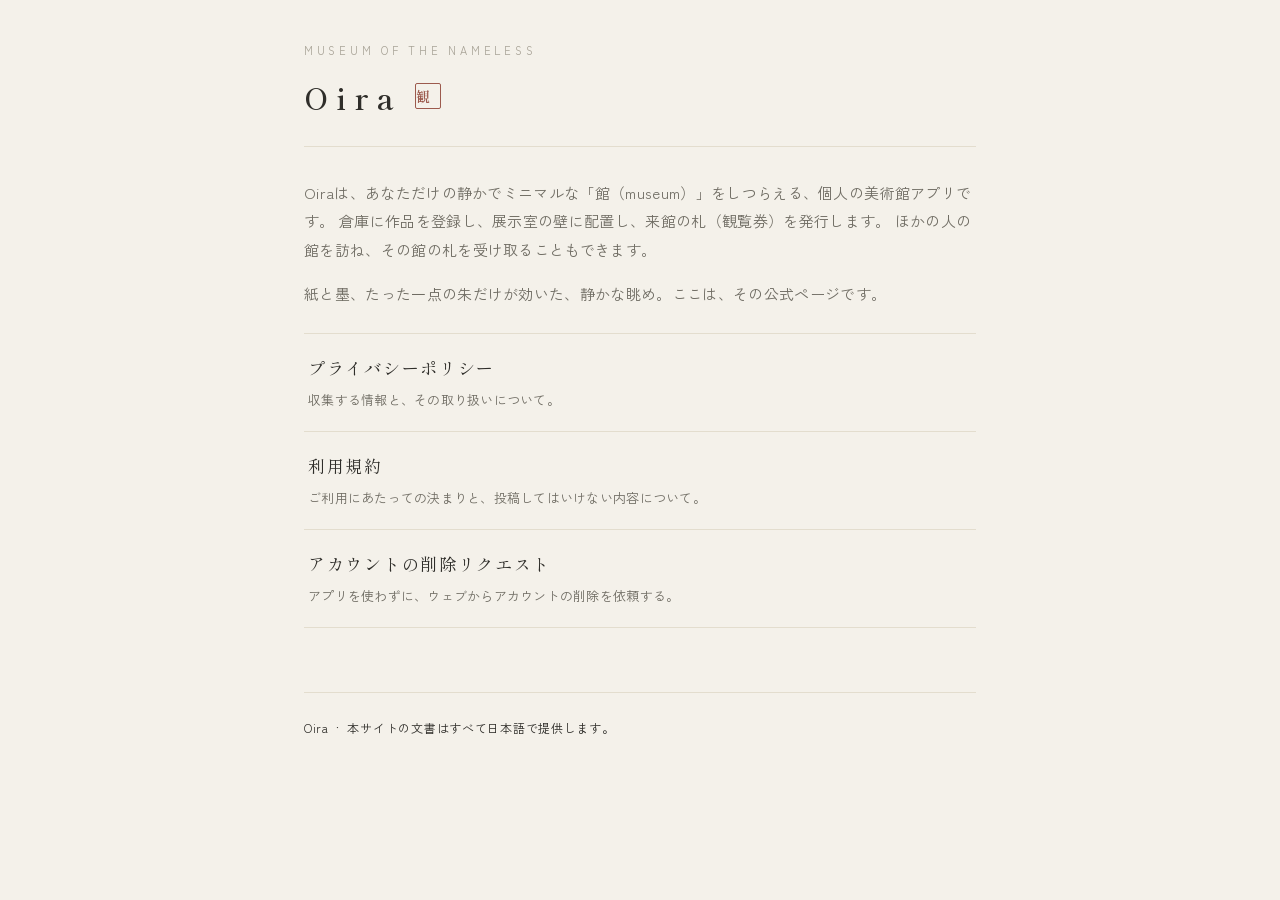
<file: index.html>
<!doctype html>
<html lang="ja">
  <head>
    <meta charset="utf-8" />
    <meta name="viewport" content="width=device-width, initial-scale=1" />
    <title>Oira</title>
    <meta name="description" content="Oira — あなただけの静かでミニマルな美術館アプリ。公式サイト（プライバシーポリシー・利用規約・アカウント削除リクエスト）。" />
    <link rel="preconnect" href="https://fonts.googleapis.com" />
    <link rel="preconnect" href="https://fonts.gstatic.com" crossorigin />
    <link href="https://fonts.googleapis.com/css2?family=Shippori+Mincho:wght@500;600&family=Zen+Kaku+Gothic+New:wght@400;500&display=swap" rel="stylesheet" />
    <link rel="stylesheet" href="/style.css" />
  </head>
  <body>
    <main class="wrap">
      <header class="masthead">
        <p class="kicker">MUSEUM OF THE NAMELESS</p>
        <h1>Oira<span class="seal">観</span></h1>
      </header>

      <p class="lead">
        Oiraは、あなただけの静かでミニマルな「館（museum）」をしつらえる、個人の美術館アプリです。
        倉庫に作品を登録し、展示室の壁に配置し、来館の札（観覧券）を発行します。
        ほかの人の館を訪ね、その館の札を受け取ることもできます。
      </p>

      <p class="lead">
        紙と墨、たった一点の朱だけが効いた、静かな眺め。ここは、その公式ページです。
      </p>

      <ul class="index">
        <li>
          <a href="/privacy.html">
            <span class="t">プライバシーポリシー</span>
            <span class="d">収集する情報と、その取り扱いについて。</span>
          </a>
        </li>
        <li>
          <a href="/terms.html">
            <span class="t">利用規約</span>
            <span class="d">ご利用にあたっての決まりと、投稿してはいけない内容について。</span>
          </a>
        </li>
        <li>
          <a href="/account-deletion.html">
            <span class="t">アカウントの削除リクエスト</span>
            <span class="d">アプリを使わずに、ウェブからアカウントの削除を依頼する。</span>
          </a>
        </li>
      </ul>

      <footer>
        <p>Oira &nbsp;·&nbsp; 本サイトの文書はすべて日本語で提供します。</p>
      </footer>
    </main>
  </body>
</html>
</file>
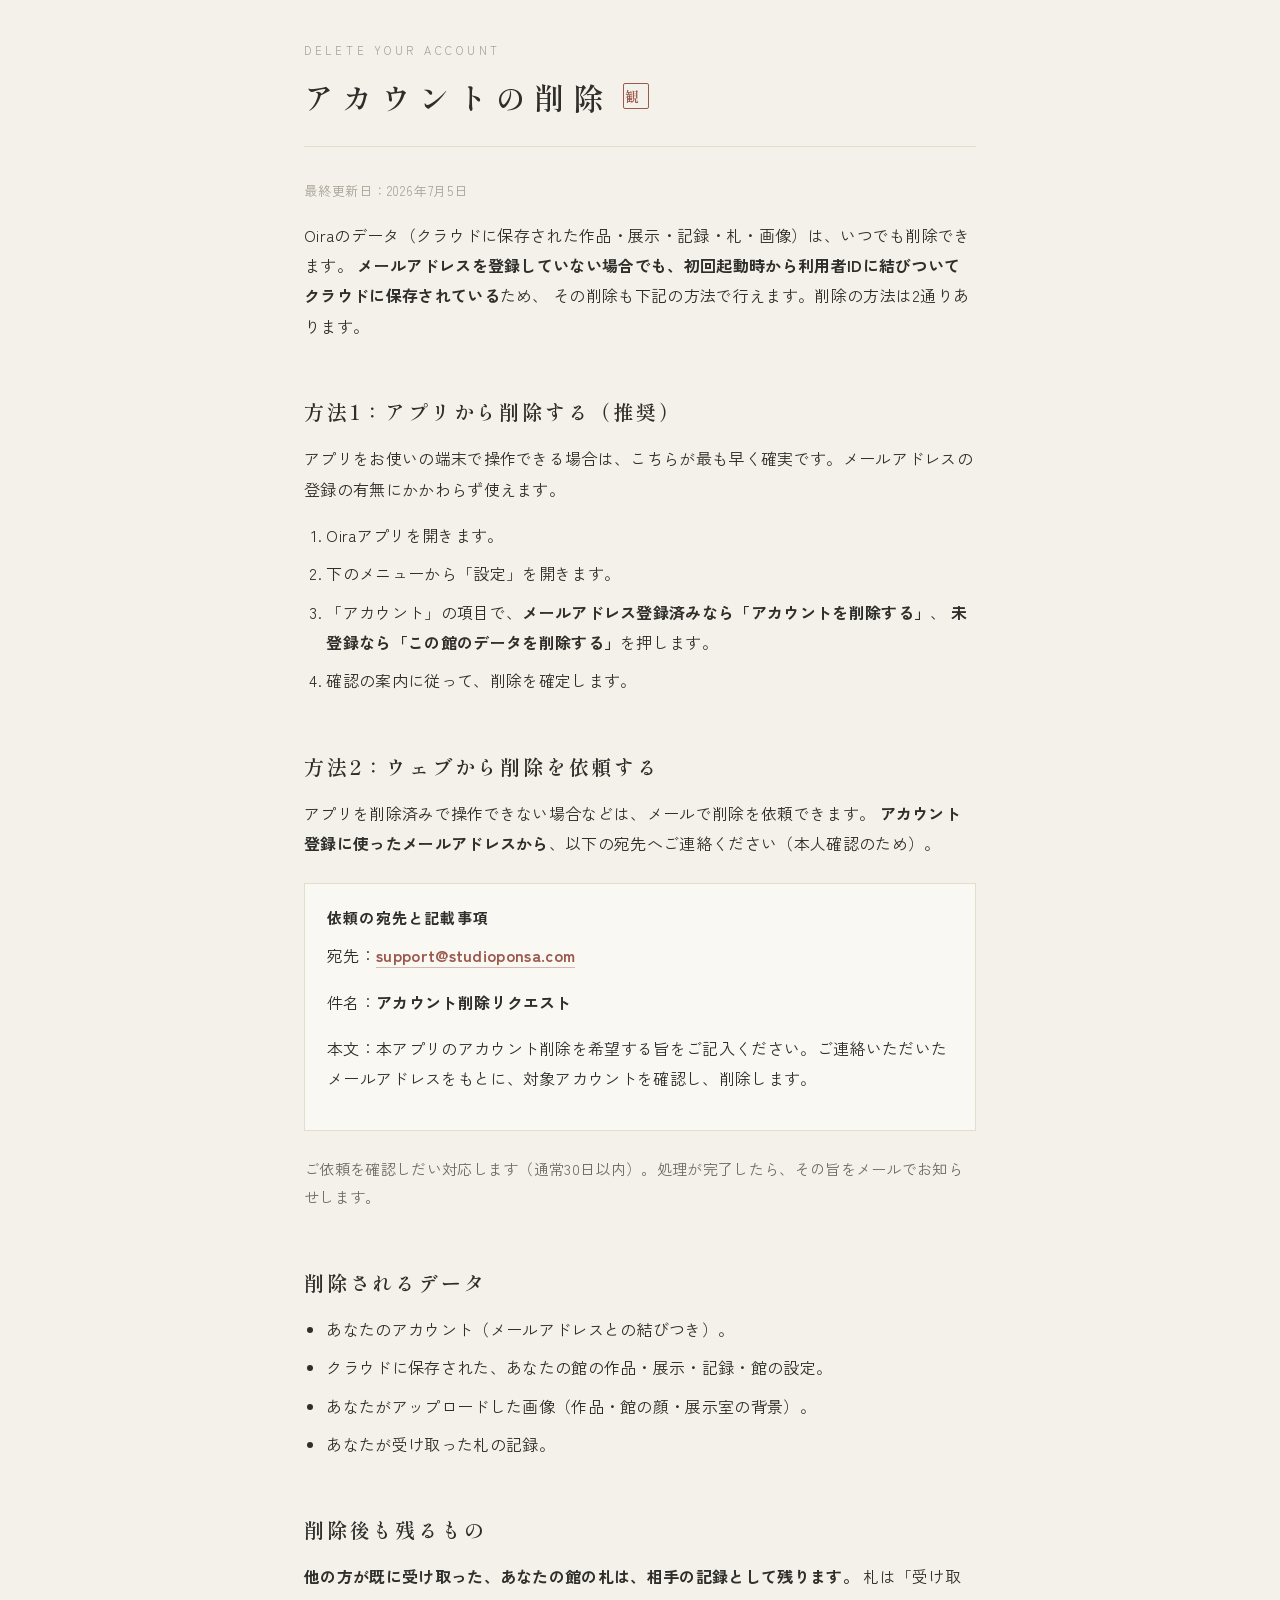
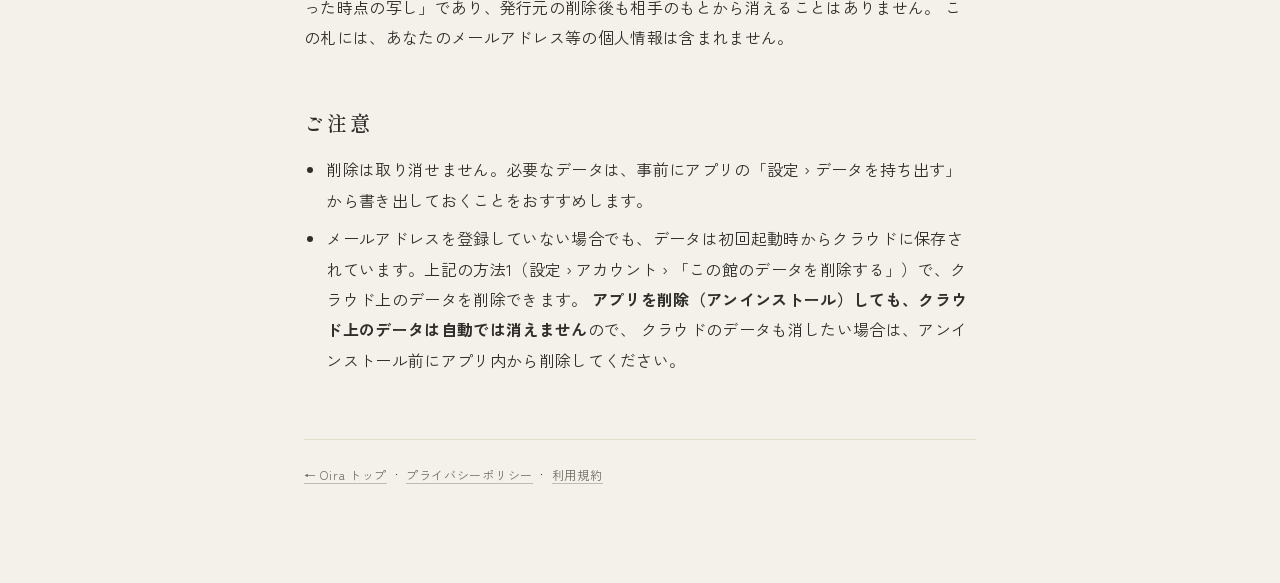
<file: account-deletion.html>
<!doctype html>
<html lang="ja">
  <head>
    <meta charset="utf-8" />
    <meta name="viewport" content="width=device-width, initial-scale=1" />
    <title>アカウントの削除リクエスト｜Oira</title>
    <meta name="description" content="Oira アカウント削除リクエスト — アプリ内からの削除手順と、ウェブからの削除依頼方法、削除されるデータの範囲。" />
    <link rel="preconnect" href="https://fonts.googleapis.com" />
    <link rel="preconnect" href="https://fonts.gstatic.com" crossorigin />
    <link href="https://fonts.googleapis.com/css2?family=Shippori+Mincho:wght@500;600&family=Zen+Kaku+Gothic+New:wght@400;500&display=swap" rel="stylesheet" />
    <link rel="stylesheet" href="/style.css" />
  </head>
  <body>
    <main class="wrap">
      <header class="masthead">
        <p class="kicker">DELETE YOUR ACCOUNT</p>
        <h1>アカウントの削除<span class="seal">観</span></h1>
      </header>

      <p class="meta">最終更新日：2026年7月5日</p>

      <p>
        Oiraのデータ（クラウドに保存された作品・展示・記録・札・画像）は、いつでも削除できます。
        <strong>メールアドレスを登録していない場合でも、初回起動時から利用者IDに結びついてクラウドに保存されている</strong>ため、
        その削除も下記の方法で行えます。削除の方法は2通りあります。
      </p>

      <h2>方法1：アプリから削除する（推奨）</h2>
      <p>アプリをお使いの端末で操作できる場合は、こちらが最も早く確実です。メールアドレスの登録の有無にかかわらず使えます。</p>
      <ol>
        <li>Oiraアプリを開きます。</li>
        <li>下のメニューから「設定」を開きます。</li>
        <li>「アカウント」の項目で、<strong>メールアドレス登録済みなら「アカウントを削除する」</strong>、
          <strong>未登録なら「この館のデータを削除する」</strong>を押します。</li>
        <li>確認の案内に従って、削除を確定します。</li>
      </ol>

      <h2>方法2：ウェブから削除を依頼する</h2>
      <p>
        アプリを削除済みで操作できない場合などは、メールで削除を依頼できます。
        <strong>アカウント登録に使ったメールアドレスから</strong>、以下の宛先へご連絡ください（本人確認のため）。
      </p>
      <div class="note">
        <h3>依頼の宛先と記載事項</h3>
        <p>宛先：<strong><a href="mailto:support@studioponsa.com">support@studioponsa.com</a></strong></p>
        <p>件名：<strong>アカウント削除リクエスト</strong></p>
        <p>本文：本アプリのアカウント削除を希望する旨をご記入ください。ご連絡いただいたメールアドレスをもとに、対象アカウントを確認し、削除します。</p>
      </div>
      <p class="lead">
        ご依頼を確認しだい対応します（通常30日以内）。処理が完了したら、その旨をメールでお知らせします。
      </p>

      <h2>削除されるデータ</h2>
      <ul>
        <li>あなたのアカウント（メールアドレスとの結びつき）。</li>
        <li>クラウドに保存された、あなたの館の作品・展示・記録・館の設定。</li>
        <li>あなたがアップロードした画像（作品・館の顔・展示室の背景）。</li>
        <li>あなたが受け取った札の記録。</li>
      </ul>

      <h2>削除後も残るもの</h2>
      <p>
        <strong>他の方が既に受け取った、あなたの館の札は、相手の記録として残ります。</strong>
        札は「受け取った時点の写し」であり、発行元の削除後も相手のもとから消えることはありません。
        この札には、あなたのメールアドレス等の個人情報は含まれません。
      </p>

      <h2>ご注意</h2>
      <ul>
        <li>削除は取り消せません。必要なデータは、事前にアプリの「設定 › データを持ち出す」から書き出しておくことをおすすめします。</li>
        <li>
          メールアドレスを登録していない場合でも、データは初回起動時からクラウドに保存されています。上記の方法1（設定 ›
          アカウント › 「この館のデータを削除する」）で、クラウド上のデータを削除できます。
          <strong>アプリを削除（アンインストール）しても、クラウド上のデータは自動では消えません</strong>ので、
          クラウドのデータも消したい場合は、アンインストール前にアプリ内から削除してください。
        </li>
      </ul>

      <footer>
        <p><a href="/">← Oira トップ</a> &nbsp;·&nbsp; <a href="/privacy.html">プライバシーポリシー</a> &nbsp;·&nbsp; <a href="/terms.html">利用規約</a></p>
      </footer>
    </main>
  </body>
</html>
</file>
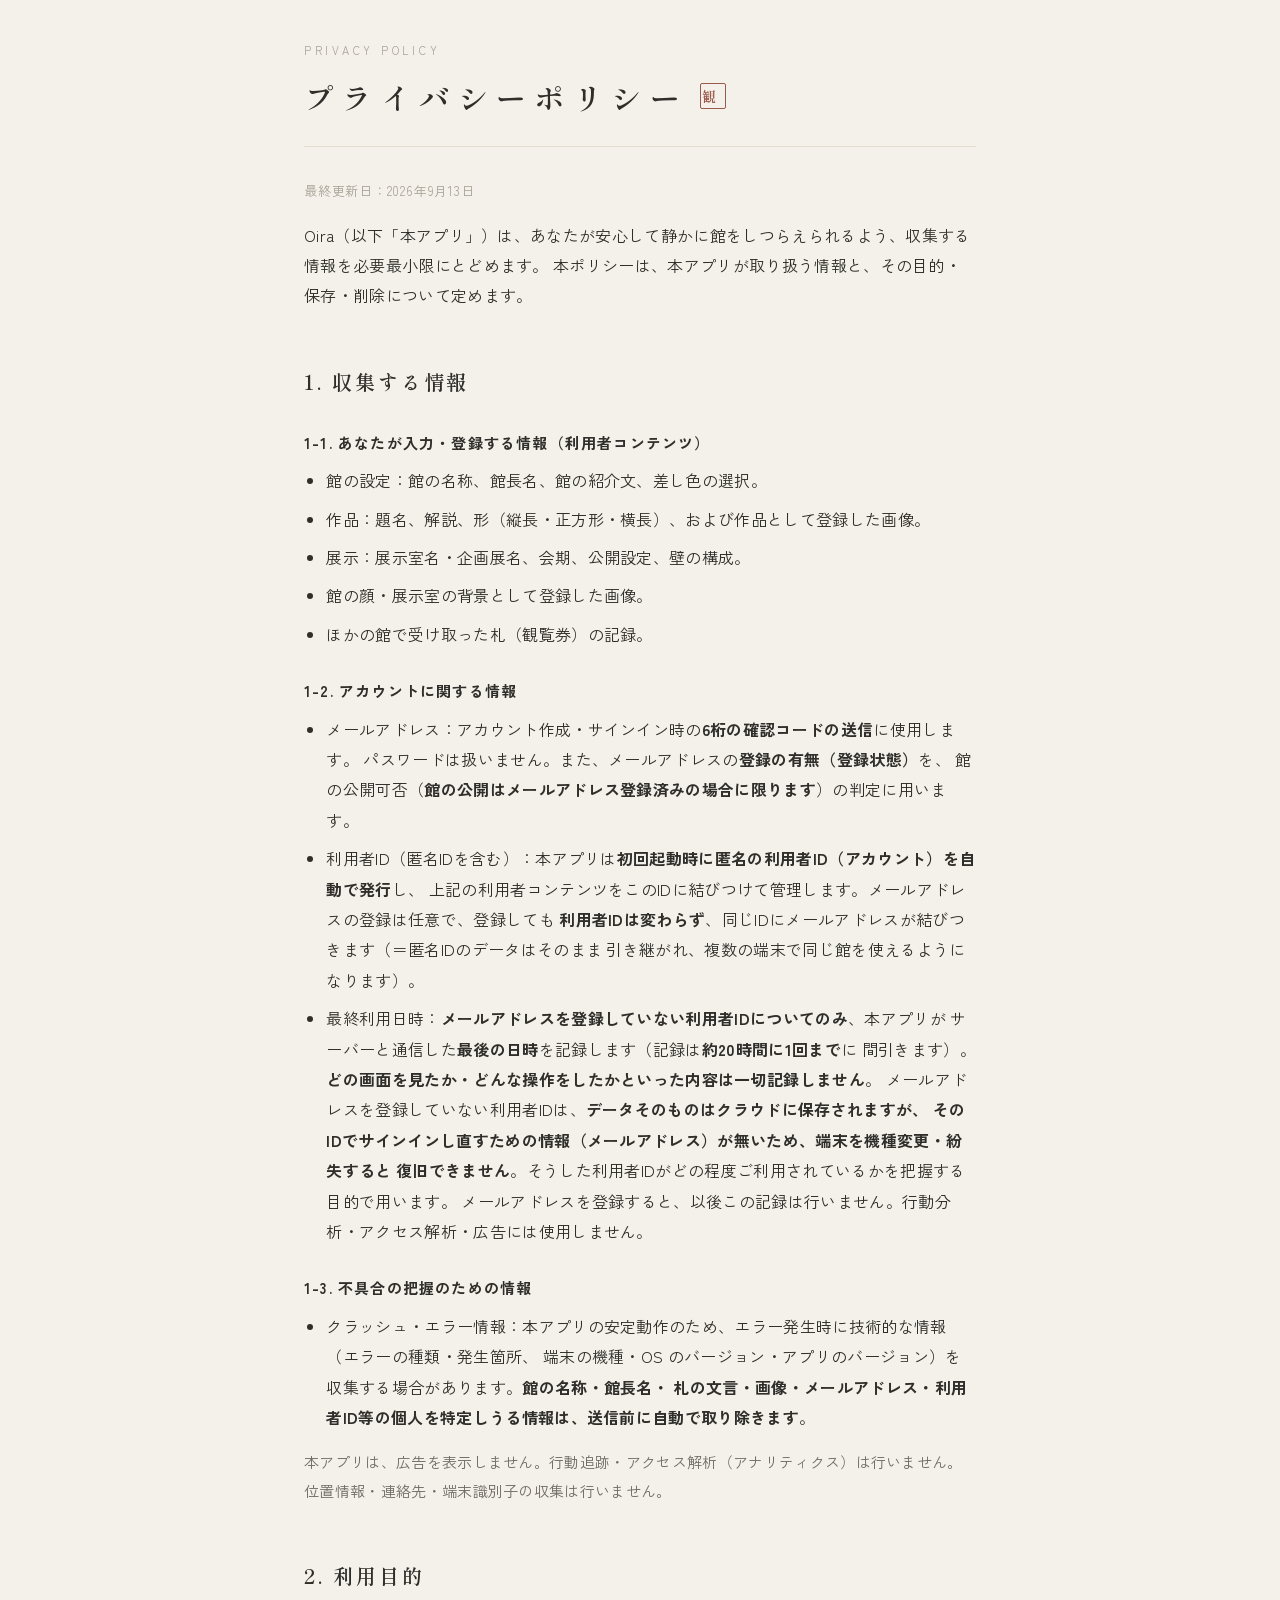
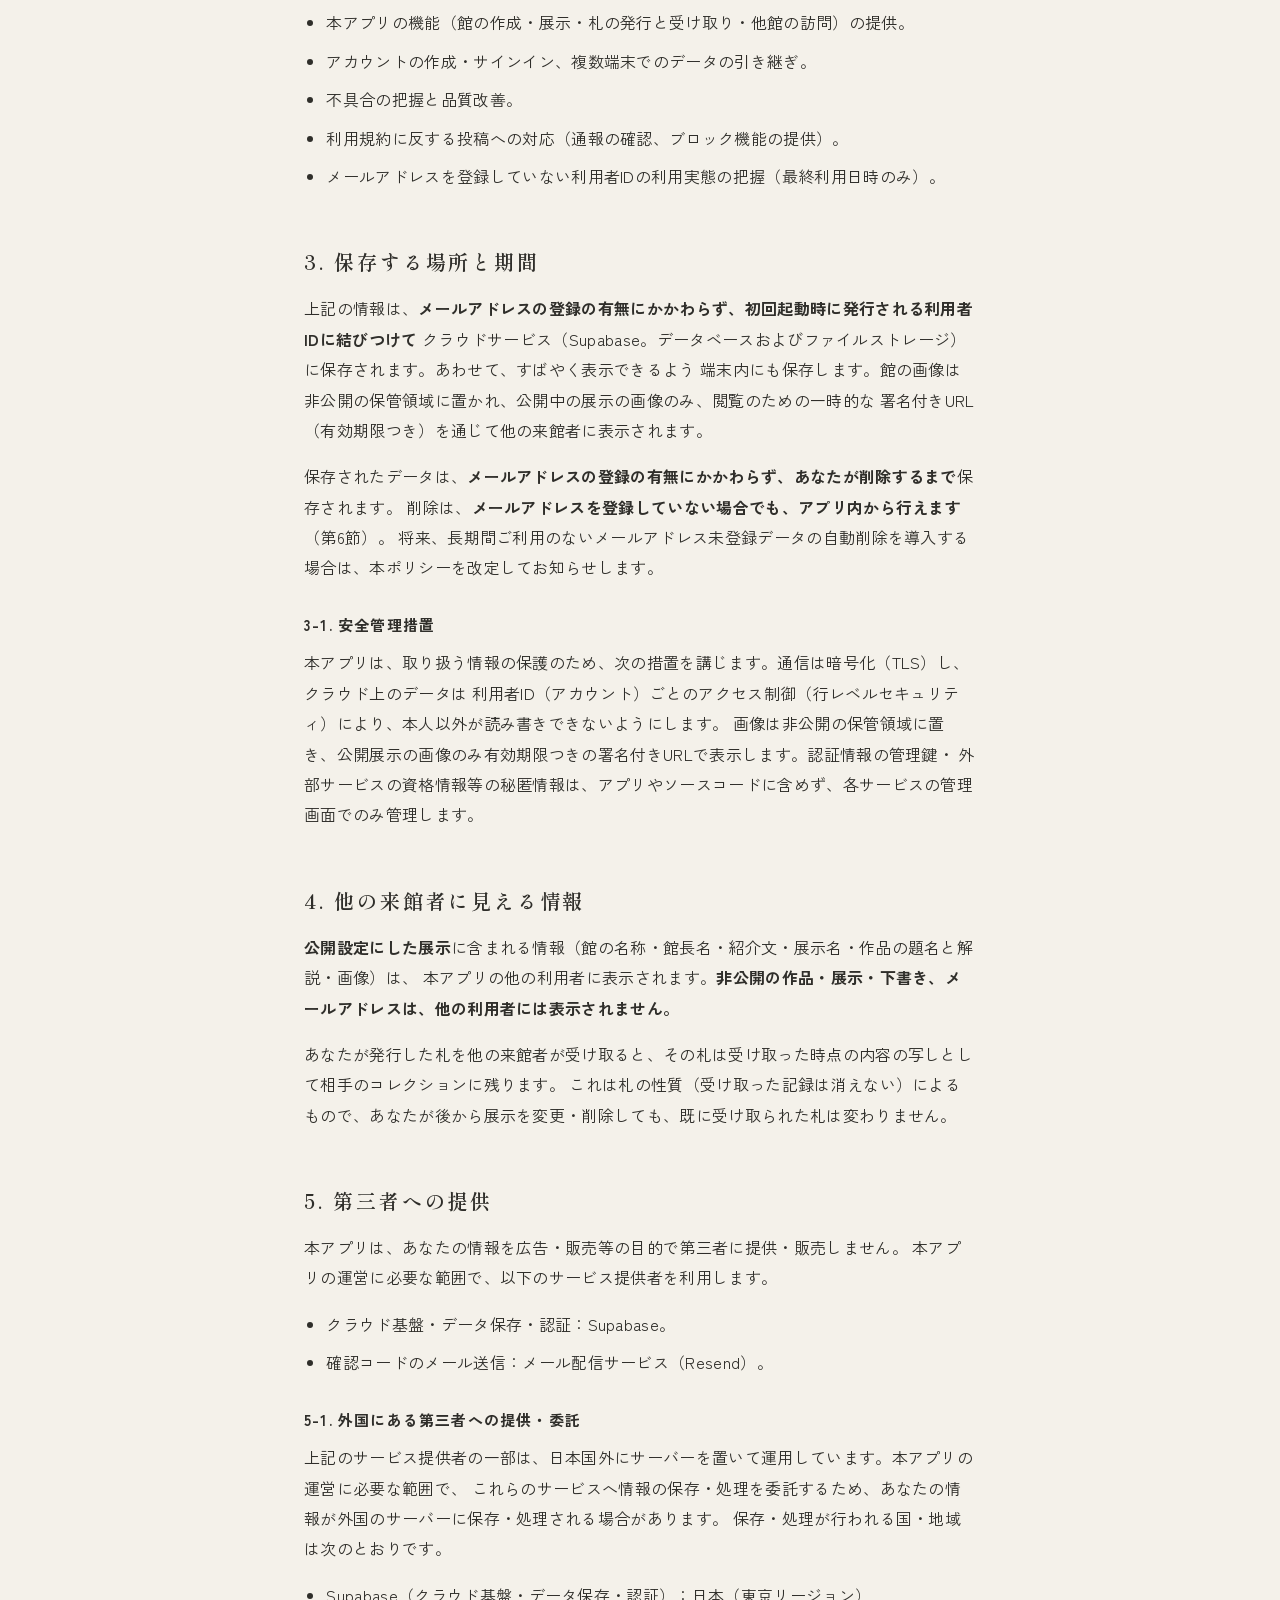
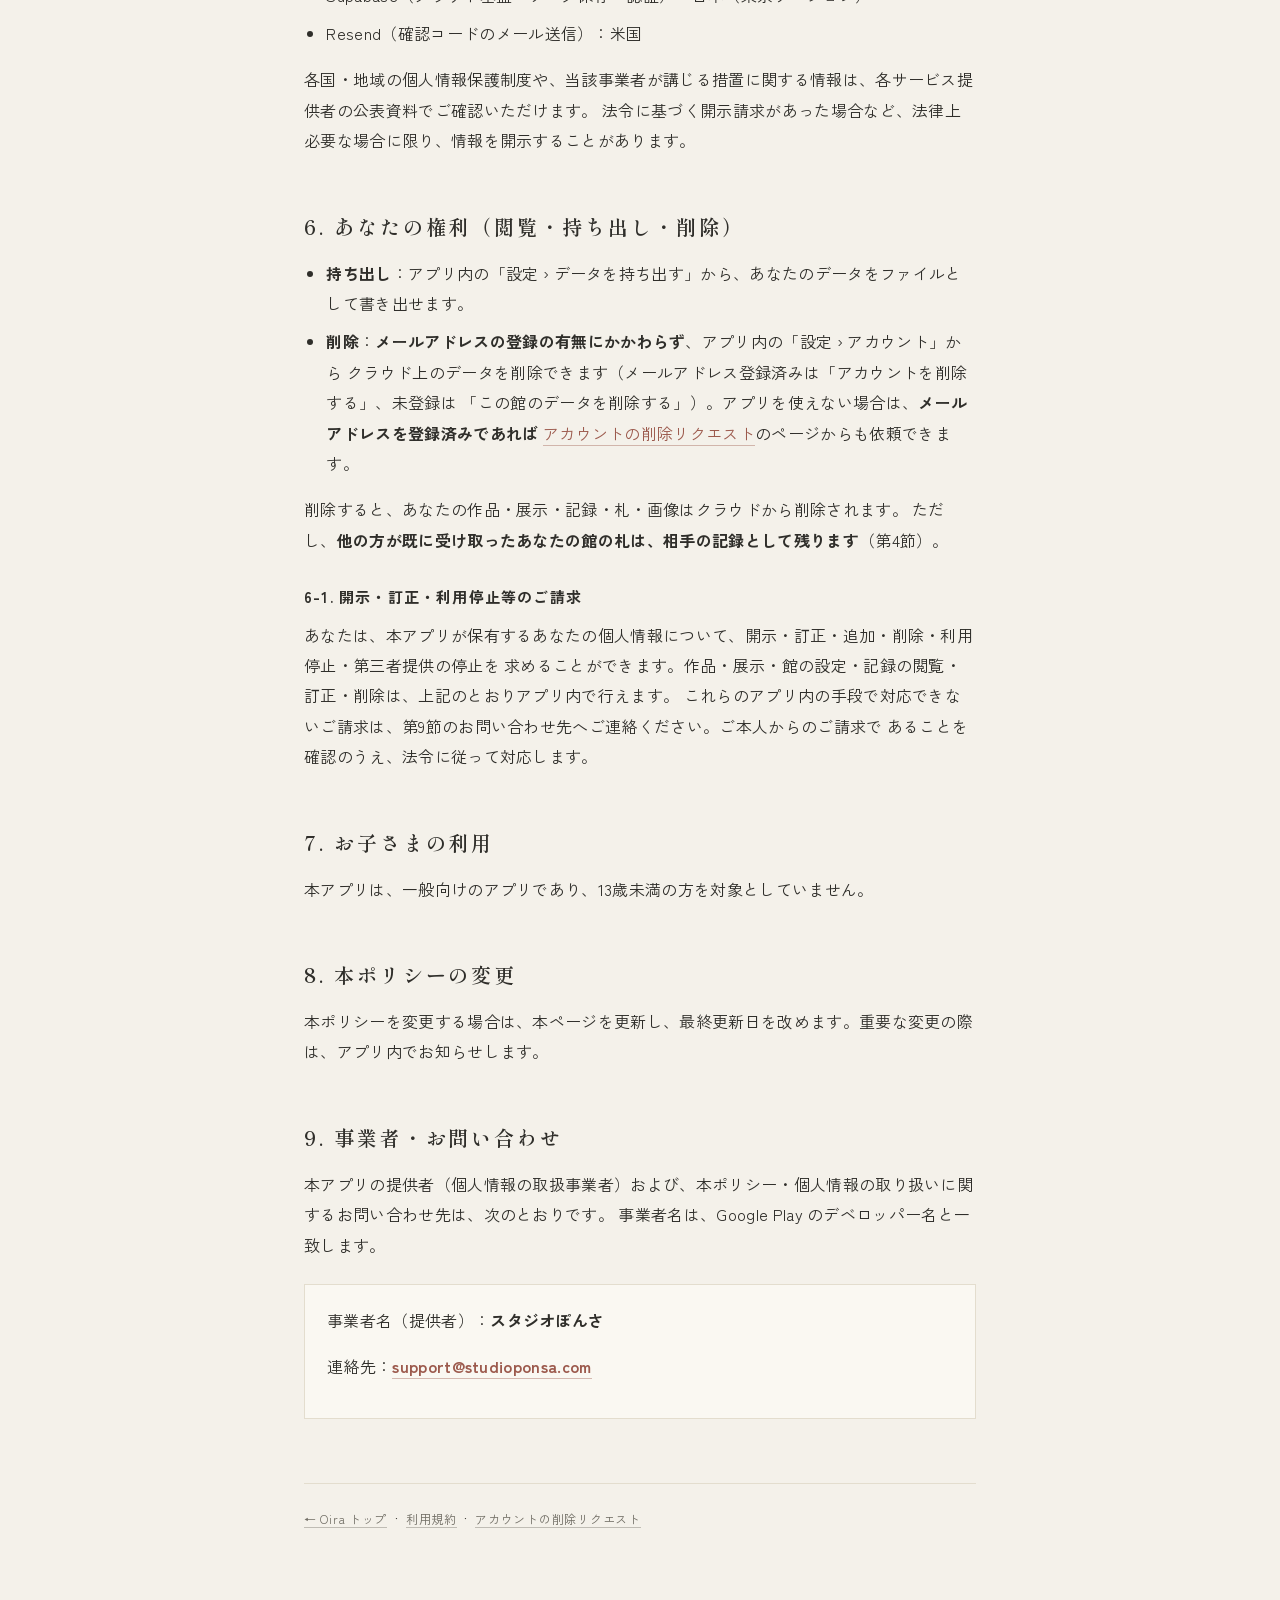
<file: privacy.html>
<!doctype html>
<html lang="ja">
  <head>
    <meta charset="utf-8" />
    <meta name="viewport" content="width=device-width, initial-scale=1" />
    <title>プライバシーポリシー｜Oira</title>
    <meta name="description" content="Oira プライバシーポリシー — 収集する情報、利用目的、保存、削除、第三者提供について。" />
    <link rel="preconnect" href="https://fonts.googleapis.com" />
    <link rel="preconnect" href="https://fonts.gstatic.com" crossorigin />
    <link href="https://fonts.googleapis.com/css2?family=Shippori+Mincho:wght@500;600&family=Zen+Kaku+Gothic+New:wght@400;500&display=swap" rel="stylesheet" />
    <link rel="stylesheet" href="/style.css" />
  </head>
  <body>
    <main class="wrap">
      <header class="masthead">
        <p class="kicker">PRIVACY POLICY</p>
        <h1>プライバシーポリシー<span class="seal">観</span></h1>
      </header>

      <p class="meta">最終更新日：2026年9月13日</p>

      <p>
        Oira（以下「本アプリ」）は、あなたが安心して静かに館をしつらえられるよう、収集する情報を必要最小限にとどめます。
        本ポリシーは、本アプリが取り扱う情報と、その目的・保存・削除について定めます。
      </p>

      <h2>1. 収集する情報</h2>

      <h3>1-1. あなたが入力・登録する情報（利用者コンテンツ）</h3>
      <ul>
        <li>館の設定：館の名称、館長名、館の紹介文、差し色の選択。</li>
        <li>作品：題名、解説、形（縦長・正方形・横長）、および作品として登録した画像。</li>
        <li>展示：展示室名・企画展名、会期、公開設定、壁の構成。</li>
        <li>館の顔・展示室の背景として登録した画像。</li>
        <li>ほかの館で受け取った札（観覧券）の記録。</li>
      </ul>

      <h3>1-2. アカウントに関する情報</h3>
      <ul>
        <li>
          メールアドレス：アカウント作成・サインイン時の<strong>6桁の確認コードの送信</strong>に使用します。
          パスワードは扱いません。また、メールアドレスの<strong>登録の有無（登録状態）</strong>を、
          館の公開可否（<strong>館の公開はメールアドレス登録済みの場合に限ります</strong>）の判定に用います。
        </li>
        <li>
          利用者ID（匿名IDを含む）：本アプリは<strong>初回起動時に匿名の利用者ID（アカウント）を自動で発行</strong>し、
          上記の利用者コンテンツをこのIDに結びつけて管理します。メールアドレスの登録は任意で、登録しても
          <strong>利用者IDは変わらず</strong>、同じIDにメールアドレスが結びつきます（＝匿名IDのデータはそのまま
          引き継がれ、複数の端末で同じ館を使えるようになります）。
        </li>
        <li>
          最終利用日時：<strong>メールアドレスを登録していない利用者IDについてのみ</strong>、本アプリが
          サーバーと通信した<strong>最後の日時</strong>を記録します（記録は<strong>約20時間に1回まで</strong>に
          間引きます）。<strong>どの画面を見たか・どんな操作をしたかといった内容は一切記録しません</strong>。
          メールアドレスを登録していない利用者IDは、<strong>データそのものはクラウドに保存されますが、
          そのIDでサインインし直すための情報（メールアドレス）が無いため、端末を機種変更・紛失すると
          復旧できません</strong>。そうした利用者IDがどの程度ご利用されているかを把握する目的で用います。
          メールアドレスを登録すると、以後この記録は行いません。行動分析・アクセス解析・広告には使用しません。
        </li>
      </ul>

      <h3>1-3. 不具合の把握のための情報</h3>
      <ul>
        <li>
          クラッシュ・エラー情報：本アプリの安定動作のため、エラー発生時に技術的な情報（エラーの種類・発生箇所、
          端末の機種・OS のバージョン・アプリのバージョン）を収集する場合があります。<strong>館の名称・館長名・
          札の文言・画像・メールアドレス・利用者ID等の個人を特定しうる情報は、送信前に自動で取り除きます</strong>。
        </li>
      </ul>

      <p class="lead">
        本アプリは、広告を表示しません。行動追跡・アクセス解析（アナリティクス）は行いません。
        位置情報・連絡先・端末識別子の収集は行いません。
      </p>

      <h2>2. 利用目的</h2>
      <ul>
        <li>本アプリの機能（館の作成・展示・札の発行と受け取り・他館の訪問）の提供。</li>
        <li>アカウントの作成・サインイン、複数端末でのデータの引き継ぎ。</li>
        <li>不具合の把握と品質改善。</li>
        <li>利用規約に反する投稿への対応（通報の確認、ブロック機能の提供）。</li>
        <li>メールアドレスを登録していない利用者IDの利用実態の把握（最終利用日時のみ）。</li>
      </ul>

      <h2>3. 保存する場所と期間</h2>
      <p>
        上記の情報は、<strong>メールアドレスの登録の有無にかかわらず、初回起動時に発行される利用者IDに結びつけて</strong>
        クラウドサービス（Supabase。データベースおよびファイルストレージ）に保存されます。あわせて、すばやく表示できるよう
        端末内にも保存します。館の画像は非公開の保管領域に置かれ、公開中の展示の画像のみ、閲覧のための一時的な
        署名付きURL（有効期限つき）を通じて他の来館者に表示されます。
      </p>
      <p>
        保存されたデータは、<strong>メールアドレスの登録の有無にかかわらず、あなたが削除するまで</strong>保存されます。
        削除は、<strong>メールアドレスを登録していない場合でも、アプリ内から行えます</strong>（第6節）。
        将来、長期間ご利用のないメールアドレス未登録データの自動削除を導入する場合は、本ポリシーを改定してお知らせします。
      </p>
      <h3>3-1. 安全管理措置</h3>
      <p>
        本アプリは、取り扱う情報の保護のため、次の措置を講じます。通信は暗号化（TLS）し、クラウド上のデータは
        利用者ID（アカウント）ごとのアクセス制御（行レベルセキュリティ）により、本人以外が読み書きできないようにします。
        画像は非公開の保管領域に置き、公開展示の画像のみ有効期限つきの署名付きURLで表示します。認証情報の管理鍵・
        外部サービスの資格情報等の秘匿情報は、アプリやソースコードに含めず、各サービスの管理画面でのみ管理します。
      </p>
      <h2>4. 他の来館者に見える情報</h2>
      <p>
        <strong>公開設定にした展示</strong>に含まれる情報（館の名称・館長名・紹介文・展示名・作品の題名と解説・画像）は、
        本アプリの他の利用者に表示されます。<strong>非公開の作品・展示・下書き、メールアドレスは、他の利用者には表示されません。</strong>
      </p>
      <p>
        あなたが発行した札を他の来館者が受け取ると、その札は受け取った時点の内容の写しとして相手のコレクションに残ります。
        これは札の性質（受け取った記録は消えない）によるもので、あなたが後から展示を変更・削除しても、既に受け取られた札は変わりません。
      </p>

      <h2>5. 第三者への提供</h2>
      <p>
        本アプリは、あなたの情報を広告・販売等の目的で第三者に提供・販売しません。
        本アプリの運営に必要な範囲で、以下のサービス提供者を利用します。
      </p>
      <ul>
        <li>クラウド基盤・データ保存・認証：Supabase。</li>
        <li>確認コードのメール送信：メール配信サービス（Resend）。</li>
      </ul>
      <h3>5-1. 外国にある第三者への提供・委託</h3>
      <p>
        上記のサービス提供者の一部は、日本国外にサーバーを置いて運用しています。本アプリの運営に必要な範囲で、
        これらのサービスへ情報の保存・処理を委託するため、あなたの情報が外国のサーバーに保存・処理される場合があります。
        保存・処理が行われる国・地域は次のとおりです。
      </p>
      <ul>
        <li>Supabase（クラウド基盤・データ保存・認証）：日本（東京リージョン）</li>
        <li>Resend（確認コードのメール送信）：米国</li>
      </ul>
      <p>
        各国・地域の個人情報保護制度や、当該事業者が講じる措置に関する情報は、各サービス提供者の公表資料でご確認いただけます。
        法令に基づく開示請求があった場合など、法律上必要な場合に限り、情報を開示することがあります。
      </p>

      <h2>6. あなたの権利（閲覧・持ち出し・削除）</h2>
      <ul>
        <li><strong>持ち出し</strong>：アプリ内の「設定 › データを持ち出す」から、あなたのデータをファイルとして書き出せます。</li>
        <li>
          <strong>削除</strong>：<strong>メールアドレスの登録の有無にかかわらず</strong>、アプリ内の「設定 › アカウント」から
          クラウド上のデータを削除できます（メールアドレス登録済みは「アカウントを削除する」、未登録は
          「この館のデータを削除する」）。アプリを使えない場合は、<strong>メールアドレスを登録済みであれば</strong>
          <a href="/account-deletion.html">アカウントの削除リクエスト</a>のページからも依頼できます。
        </li>
      </ul>
      <p>
        削除すると、あなたの作品・展示・記録・札・画像はクラウドから削除されます。
        ただし、<strong>他の方が既に受け取ったあなたの館の札は、相手の記録として残ります</strong>（第4節）。
      </p>
      <h3>6-1. 開示・訂正・利用停止等のご請求</h3>
      <p>
        あなたは、本アプリが保有するあなたの個人情報について、開示・訂正・追加・削除・利用停止・第三者提供の停止を
        求めることができます。作品・展示・館の設定・記録の閲覧・訂正・削除は、上記のとおりアプリ内で行えます。
        これらのアプリ内の手段で対応できないご請求は、第9節のお問い合わせ先へご連絡ください。ご本人からのご請求で
        あることを確認のうえ、法令に従って対応します。
      </p>

      <h2>7. お子さまの利用</h2>
      <p>
        本アプリは、一般向けのアプリであり、13歳未満の方を対象としていません。
      </p>

      <h2>8. 本ポリシーの変更</h2>
      <p>
        本ポリシーを変更する場合は、本ページを更新し、最終更新日を改めます。重要な変更の際は、アプリ内でお知らせします。
      </p>

      <h2>9. 事業者・お問い合わせ</h2>
      <p>
        本アプリの提供者（個人情報の取扱事業者）および、本ポリシー・個人情報の取り扱いに関するお問い合わせ先は、次のとおりです。
        事業者名は、Google Play のデベロッパー名と一致します。
      </p>
      <div class="note">
        <p>事業者名（提供者）：<strong>スタジオぽんさ</strong></p>
        <p>連絡先：<strong><a href="mailto:support@studioponsa.com">support@studioponsa.com</a></strong></p>
      </div>

      <footer>
        <p><a href="/">← Oira トップ</a> &nbsp;·&nbsp; <a href="/terms.html">利用規約</a> &nbsp;·&nbsp; <a href="/account-deletion.html">アカウントの削除リクエスト</a></p>
      </footer>
    </main>
  </body>
</html>
</file>
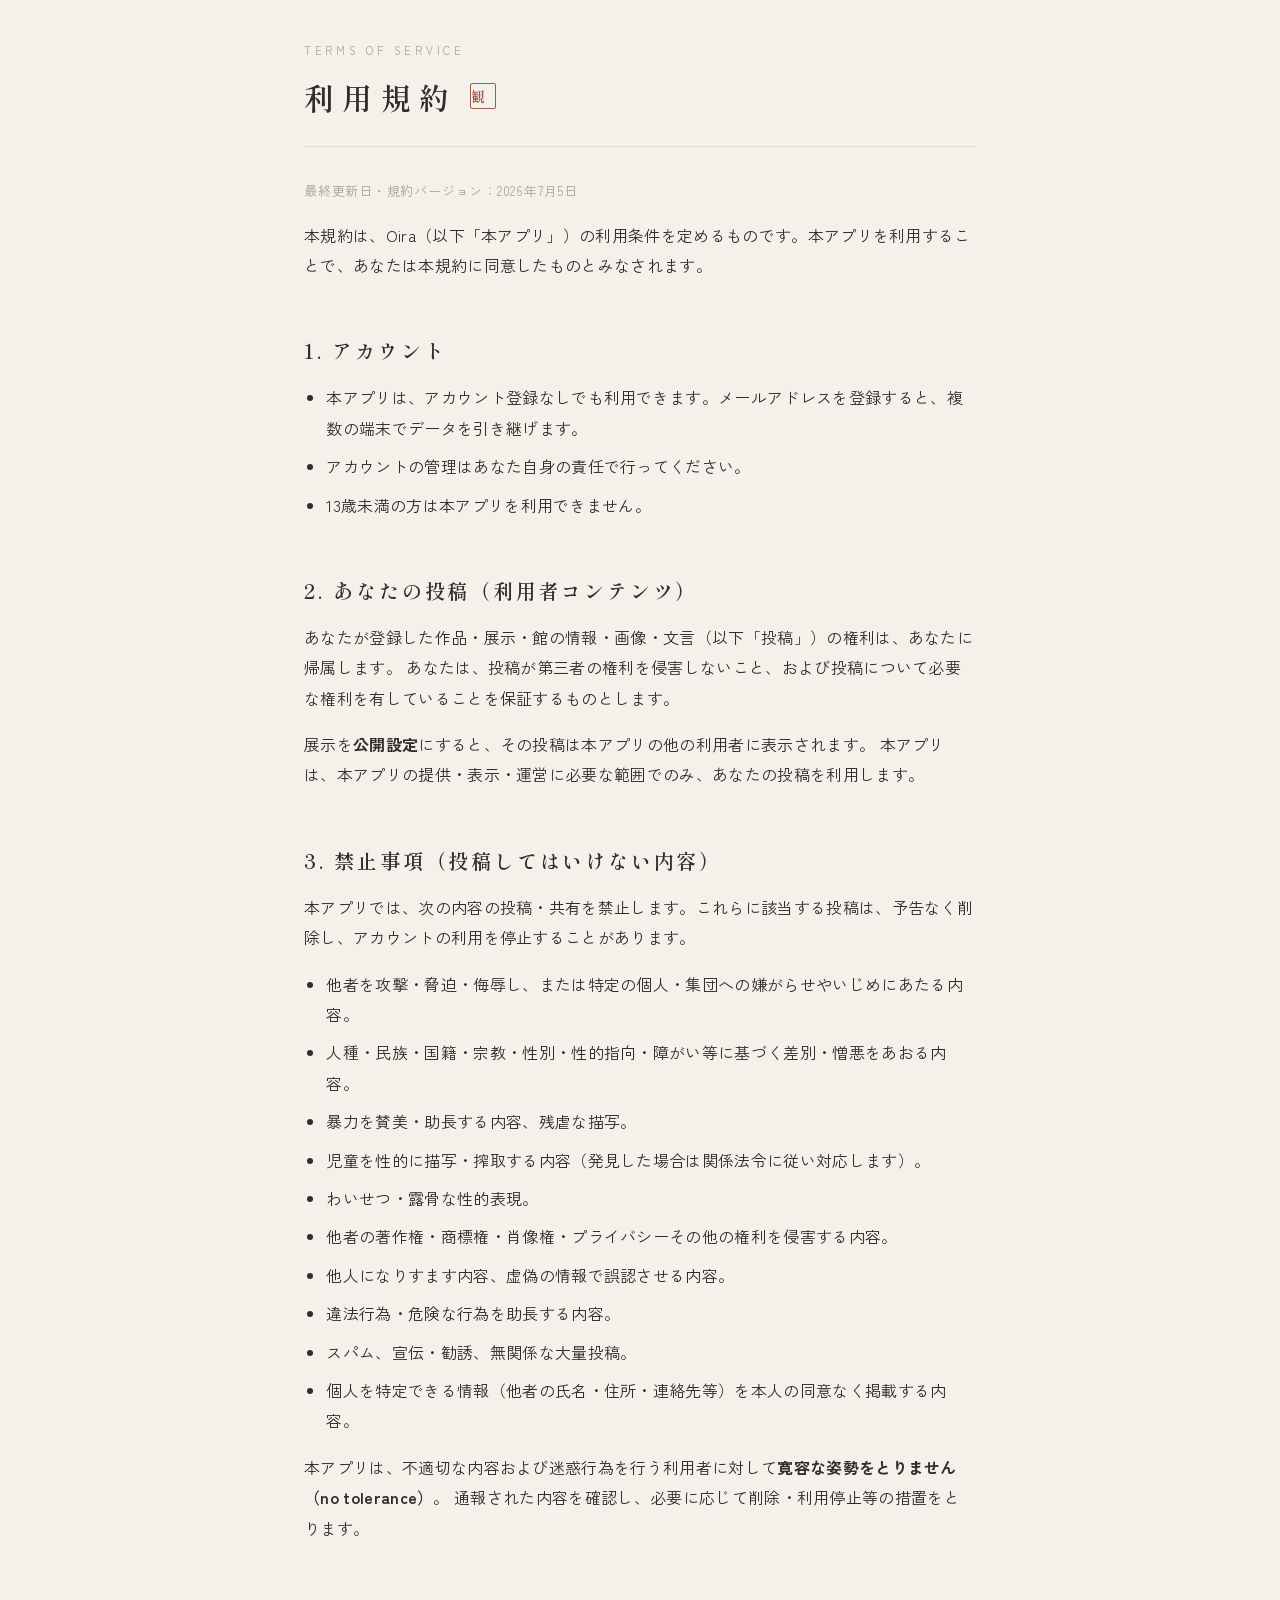
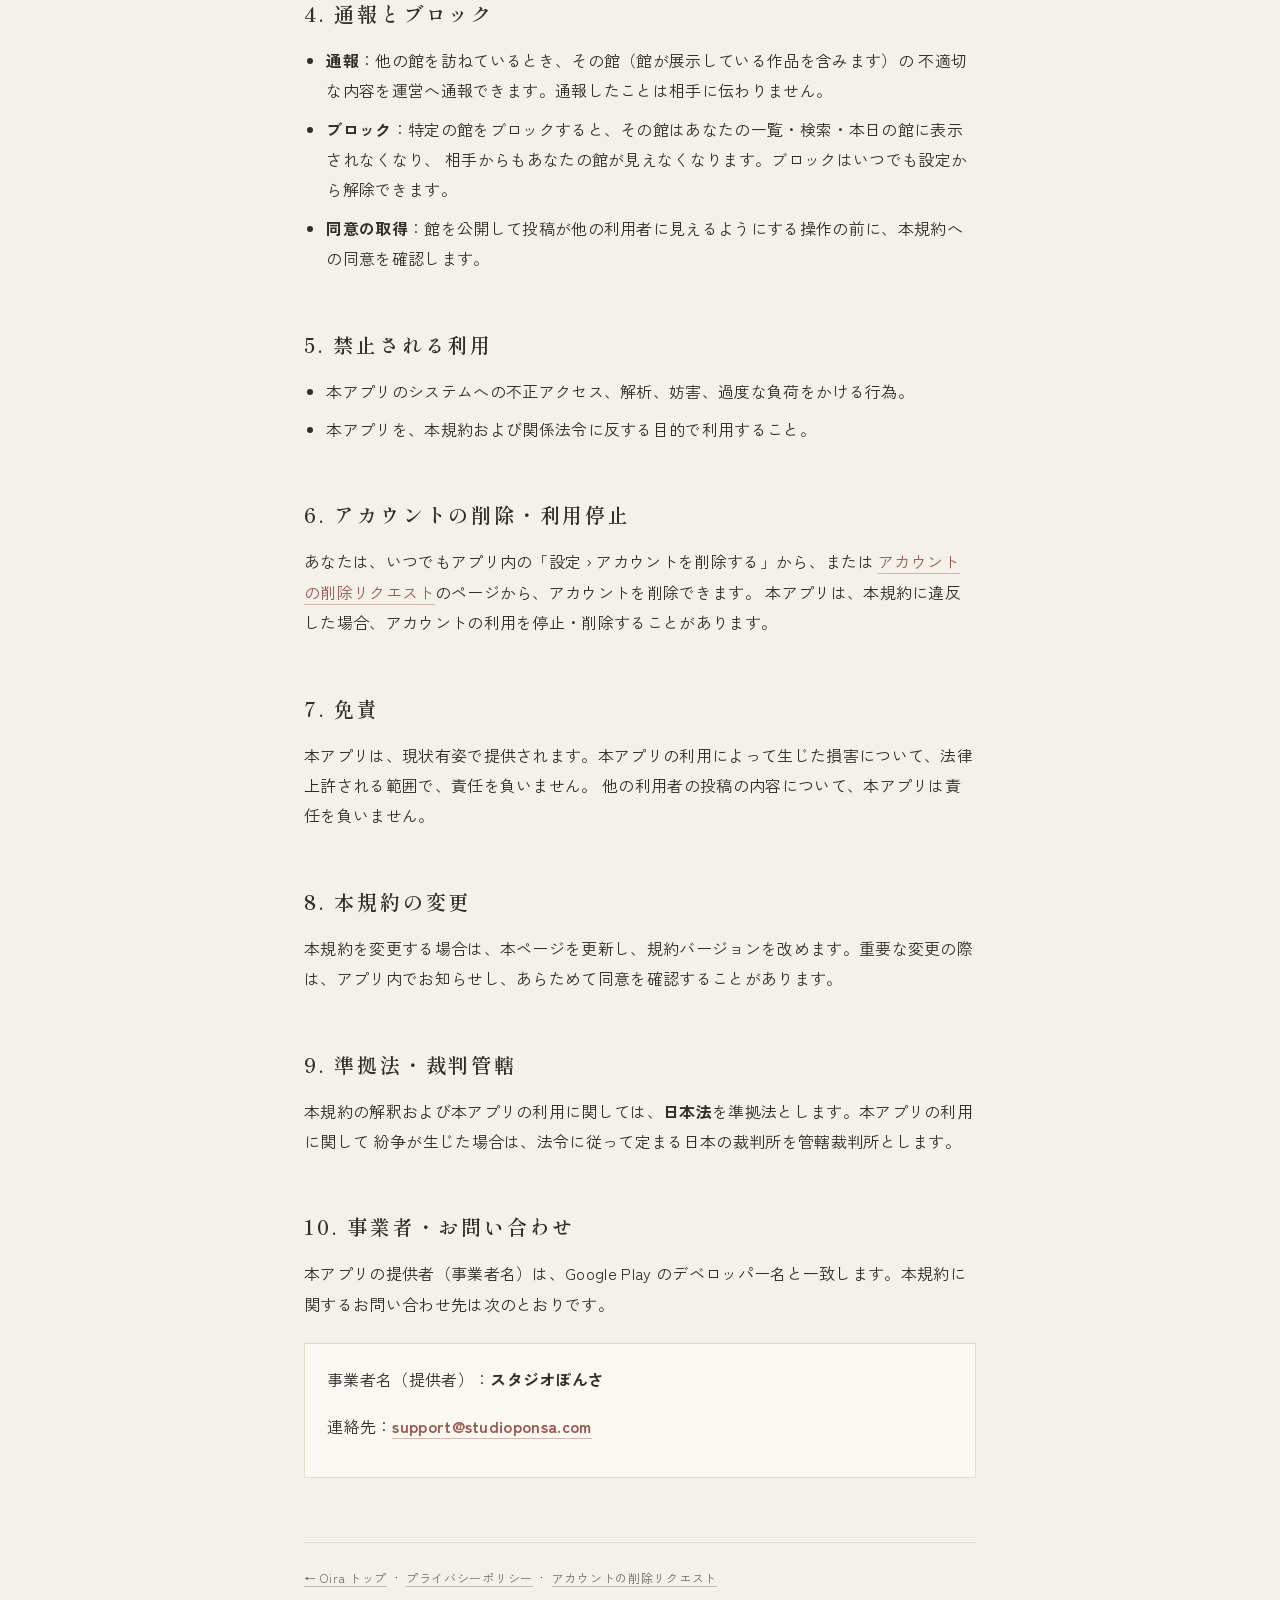
<file: terms.html>
<!doctype html>
<html lang="ja">
  <head>
    <meta charset="utf-8" />
    <meta name="viewport" content="width=device-width, initial-scale=1" />
    <title>利用規約｜Oira</title>
    <meta name="description" content="Oira 利用規約 — ご利用の条件、投稿してはいけない内容（禁止事項）、通報とブロック、アカウント削除について。" />
    <link rel="preconnect" href="https://fonts.googleapis.com" />
    <link rel="preconnect" href="https://fonts.gstatic.com" crossorigin />
    <link href="https://fonts.googleapis.com/css2?family=Shippori+Mincho:wght@500;600&family=Zen+Kaku+Gothic+New:wght@400;500&display=swap" rel="stylesheet" />
    <link rel="stylesheet" href="/style.css" />
  </head>
  <body>
    <main class="wrap">
      <header class="masthead">
        <p class="kicker">TERMS OF SERVICE</p>
        <h1>利用規約<span class="seal">観</span></h1>
      </header>

      <p class="meta">最終更新日・規約バージョン：2026年7月5日</p>

      <p>
        本規約は、Oira（以下「本アプリ」）の利用条件を定めるものです。本アプリを利用することで、あなたは本規約に同意したものとみなされます。
      </p>

      <h2>1. アカウント</h2>
      <ul>
        <li>本アプリは、アカウント登録なしでも利用できます。メールアドレスを登録すると、複数の端末でデータを引き継げます。</li>
        <li>アカウントの管理はあなた自身の責任で行ってください。</li>
        <li>13歳未満の方は本アプリを利用できません。</li>
      </ul>

      <h2>2. あなたの投稿（利用者コンテンツ）</h2>
      <p>
        あなたが登録した作品・展示・館の情報・画像・文言（以下「投稿」）の権利は、あなたに帰属します。
        あなたは、投稿が第三者の権利を侵害しないこと、および投稿について必要な権利を有していることを保証するものとします。
      </p>
      <p>
        展示を<strong>公開設定</strong>にすると、その投稿は本アプリの他の利用者に表示されます。
        本アプリは、本アプリの提供・表示・運営に必要な範囲でのみ、あなたの投稿を利用します。
      </p>

      <h2>3. 禁止事項（投稿してはいけない内容）</h2>
      <p>
        本アプリでは、次の内容の投稿・共有を禁止します。これらに該当する投稿は、予告なく削除し、アカウントの利用を停止することがあります。
      </p>
      <ul>
        <li>他者を攻撃・脅迫・侮辱し、または特定の個人・集団への嫌がらせやいじめにあたる内容。</li>
        <li>人種・民族・国籍・宗教・性別・性的指向・障がい等に基づく差別・憎悪をあおる内容。</li>
        <li>暴力を賛美・助長する内容、残虐な描写。</li>
        <li>児童を性的に描写・搾取する内容（発見した場合は関係法令に従い対応します）。</li>
        <li>わいせつ・露骨な性的表現。</li>
        <li>他者の著作権・商標権・肖像権・プライバシーその他の権利を侵害する内容。</li>
        <li>他人になりすます内容、虚偽の情報で誤認させる内容。</li>
        <li>違法行為・危険な行為を助長する内容。</li>
        <li>スパム、宣伝・勧誘、無関係な大量投稿。</li>
        <li>個人を特定できる情報（他者の氏名・住所・連絡先等）を本人の同意なく掲載する内容。</li>
      </ul>
      <p>
        本アプリは、不適切な内容および迷惑行為を行う利用者に対して<strong>寛容な姿勢をとりません（no tolerance）</strong>。
        通報された内容を確認し、必要に応じて削除・利用停止等の措置をとります。
      </p>

      <h2>4. 通報とブロック</h2>
      <ul>
        <li>
          <strong>通報</strong>：他の館を訪ねているとき、その館（館が展示している作品を含みます）の
          不適切な内容を運営へ通報できます。通報したことは相手に伝わりません。
        </li>
        <li>
          <strong>ブロック</strong>：特定の館をブロックすると、その館はあなたの一覧・検索・本日の館に表示されなくなり、
          相手からもあなたの館が見えなくなります。ブロックはいつでも設定から解除できます。
        </li>
        <li>
          <strong>同意の取得</strong>：館を公開して投稿が他の利用者に見えるようにする操作の前に、本規約への同意を確認します。
        </li>
      </ul>

      <h2>5. 禁止される利用</h2>
      <ul>
        <li>本アプリのシステムへの不正アクセス、解析、妨害、過度な負荷をかける行為。</li>
        <li>本アプリを、本規約および関係法令に反する目的で利用すること。</li>
      </ul>

      <h2>6. アカウントの削除・利用停止</h2>
      <p>
        あなたは、いつでもアプリ内の「設定 › アカウントを削除する」から、または
        <a href="/account-deletion.html">アカウントの削除リクエスト</a>のページから、アカウントを削除できます。
        本アプリは、本規約に違反した場合、アカウントの利用を停止・削除することがあります。
      </p>

      <h2>7. 免責</h2>
      <p>
        本アプリは、現状有姿で提供されます。本アプリの利用によって生じた損害について、法律上許される範囲で、責任を負いません。
        他の利用者の投稿の内容について、本アプリは責任を負いません。
      </p>

      <h2>8. 本規約の変更</h2>
      <p>
        本規約を変更する場合は、本ページを更新し、規約バージョンを改めます。重要な変更の際は、アプリ内でお知らせし、あらためて同意を確認することがあります。
      </p>

      <h2>9. 準拠法・裁判管轄</h2>
      <p>
        本規約の解釈および本アプリの利用に関しては、<strong>日本法</strong>を準拠法とします。本アプリの利用に関して
        紛争が生じた場合は、法令に従って定まる日本の裁判所を管轄裁判所とします。
      </p>

      <h2>10. 事業者・お問い合わせ</h2>
      <p>
        本アプリの提供者（事業者名）は、Google Play のデベロッパー名と一致します。本規約に関するお問い合わせ先は次のとおりです。
      </p>
      <div class="note">
        <p>事業者名（提供者）：<strong>スタジオぽんさ</strong></p>
        <p>連絡先：<strong><a href="mailto:support@studioponsa.com">support@studioponsa.com</a></strong></p>
      </div>

      <footer>
        <p><a href="/">← Oira トップ</a> &nbsp;·&nbsp; <a href="/privacy.html">プライバシーポリシー</a> &nbsp;·&nbsp; <a href="/account-deletion.html">アカウントの削除リクエスト</a></p>
      </footer>
    </main>
  </body>
</html>
</file>
<file: style.css>
/*
 * style.css — Oira 公開 Web（GitHub Pages ユーザーサイト）の共通スタイル（M23(1)）。
 *
 * アプリと同じ静謐な図録トーン（紙と墨、たった一点の朱）。装飾グラデーション・絵文字は使わない。
 * 色トークンはアプリ src/theme/tokens.ts に対応（paper/ink/soft/rule/seal）。
 */

:root {
  --paper: #f4f1ea;
  --card: #faf8f2;
  --ink: #2f2e2a;
  --soft: #6f6c63;
  --faint: #a7a296;
  --rule: #e3ddce;
  --rule-strong: #cfc8b6;
  --seal: #9c5a4d;
  --danger: #b5524a;
  --mincho: 'Shippori Mincho', 'Hiragino Mincho ProN', 'Yu Mincho', serif;
  --gothic: 'Zen Kaku Gothic New', 'Hiragino Sans', 'Yu Gothic', sans-serif;
}

* {
  box-sizing: border-box;
}

html {
  -webkit-text-size-adjust: 100%;
}

body {
  margin: 0;
  background: var(--paper);
  color: var(--ink);
  font-family: var(--gothic);
  font-size: 16px;
  line-height: 1.9;
  letter-spacing: 0.02em;
  -webkit-font-smoothing: antialiased;
}

.wrap {
  max-width: 720px;
  margin: 0 auto;
  padding: 40px 24px 80px;
}

/* ヘッダ（館銘＋朱の印） */
.masthead {
  border-bottom: 1px solid var(--rule);
  padding-bottom: 20px;
  margin-bottom: 32px;
}

.masthead .kicker {
  font-family: var(--gothic);
  font-size: 11px;
  letter-spacing: 0.34em;
  color: var(--faint);
  margin: 0 0 8px;
  text-transform: uppercase;
}

.masthead h1 {
  font-family: var(--mincho);
  font-weight: 600;
  font-size: 30px;
  letter-spacing: 0.28em;
  margin: 0;
  display: inline-block;
}

/* 朱の印（唯一の差し色。装飾ではなく「観」の一点） */
.seal {
  display: inline-block;
  margin-left: 12px;
  width: 26px;
  height: 26px;
  line-height: 24px;
  text-align: center;
  border: 1px solid var(--seal);
  color: var(--seal);
  font-family: var(--mincho);
  font-size: 14px;
  vertical-align: 8px;
  border-radius: 2px;
}

h2 {
  font-family: var(--mincho);
  font-weight: 600;
  font-size: 20px;
  letter-spacing: 0.14em;
  margin: 44px 0 12px;
  padding-top: 8px;
}

h3 {
  font-family: var(--gothic);
  font-weight: 600;
  font-size: 15px;
  letter-spacing: 0.08em;
  margin: 28px 0 8px;
  color: var(--ink);
}

p {
  margin: 0 0 16px;
  color: var(--ink);
}

.lead {
  color: var(--soft);
  font-size: 15px;
}

.meta {
  color: var(--faint);
  font-size: 13px;
  letter-spacing: 0.06em;
}

ul,
ol {
  margin: 0 0 16px;
  padding-left: 1.4em;
}

li {
  margin: 0 0 8px;
}

a {
  color: var(--seal);
  text-decoration: none;
  border-bottom: 1px solid rgba(156, 90, 77, 0.4);
}

a:hover {
  border-bottom-color: var(--seal);
}

hr {
  border: 0;
  border-top: 1px solid var(--rule);
  margin: 40px 0;
}

/* 目次・ページ間リンクのカード */
.index {
  list-style: none;
  padding: 0;
  margin: 24px 0 0;
}

.index li {
  border-top: 1px solid var(--rule);
  margin: 0;
}

.index li:last-child {
  border-bottom: 1px solid var(--rule);
}

.index a {
  display: block;
  padding: 18px 4px;
  border-bottom: none;
  color: var(--ink);
}

.index a .t {
  font-family: var(--mincho);
  font-size: 17px;
  letter-spacing: 0.1em;
}

.index a .d {
  display: block;
  color: var(--soft);
  font-size: 13px;
  margin-top: 4px;
  letter-spacing: 0.02em;
}

/* 強調ボックス（削除リクエストの手順など） */
.note {
  background: var(--card);
  border: 1px solid var(--rule);
  padding: 20px 22px;
  margin: 24px 0;
}

.note h3 {
  margin-top: 0;
}

/* ボタン（アプリで開く 等） */
.btn {
  display: inline-block;
  font-family: var(--gothic);
  font-size: 15px;
  letter-spacing: 0.08em;
  padding: 14px 26px;
  min-height: 44px;
  border: 1px solid var(--ink);
  color: var(--ink);
  background: var(--card);
  border-radius: 2px;
  cursor: pointer;
}

.btn.primary {
  background: var(--ink);
  color: var(--paper);
  border-color: var(--ink);
}

.btn + .btn {
  margin-left: 12px;
}

footer {
  margin-top: 64px;
  padding-top: 24px;
  border-top: 1px solid var(--rule);
  color: var(--faint);
  font-size: 12px;
  letter-spacing: 0.06em;
}

footer a {
  color: var(--soft);
  border-bottom-color: rgba(111, 108, 99, 0.4);
}

/* 受け皿ページ（/m/<code>）中央寄せ */
.center {
  text-align: center;
  padding-top: 8vh;
}

.center .btn {
  margin: 6px;
}

.code-chip {
  display: inline-block;
  font-family: var(--mincho);
  font-size: 22px;
  letter-spacing: 0.24em;
  border: 1px solid var(--rule-strong);
  padding: 6px 18px;
  margin: 4px 0 20px;
  background: var(--card);
}

@media (max-width: 480px) {
  .wrap {
    padding: 28px 18px 64px;
  }
  .masthead h1 {
    font-size: 24px;
    letter-spacing: 0.2em;
  }
  .btn + .btn {
    margin-left: 0;
    margin-top: 12px;
  }
}
</file>
